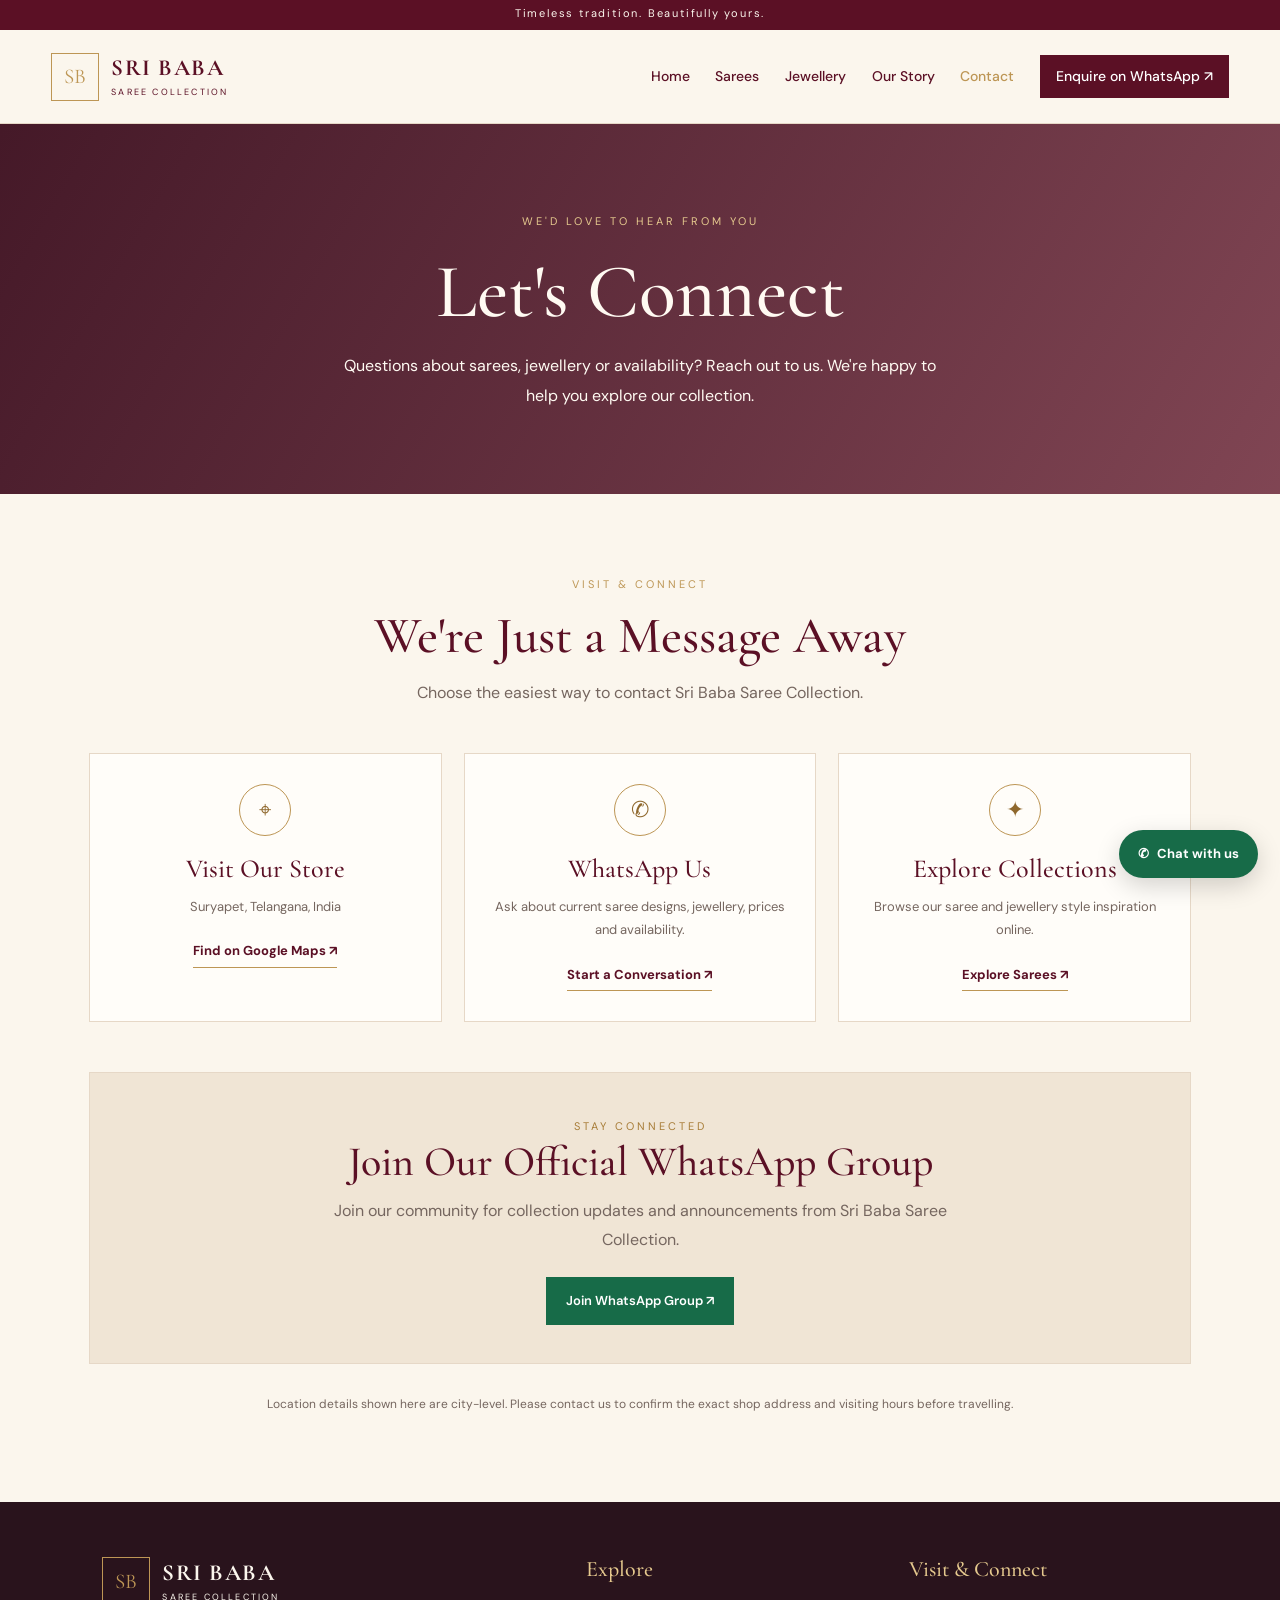
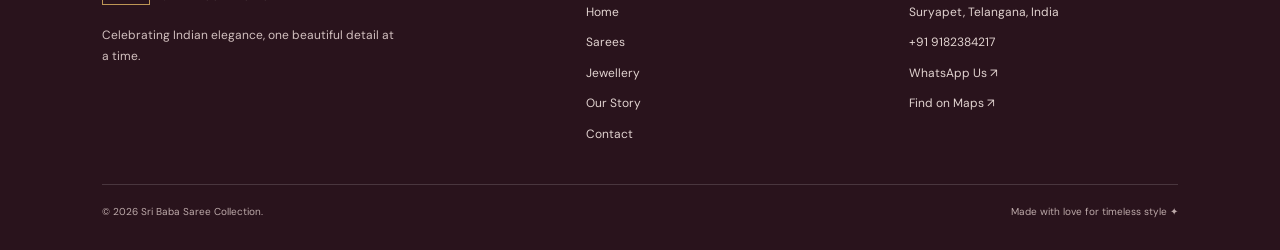
<file: contact.html>
<!DOCTYPE html>
<html lang="en">
<head>
  <meta charset="UTF-8">
  <meta name="viewport" content="width=device-width, initial-scale=1.0">
  <meta name="theme-color" content="#5b1025">
  <meta name="description" content="Contact Sri Baba Saree Collection in Suryapet, Telangana, for saree and jewellery enquiries.">
  <title>Contact Us | Sri Baba Saree Collection</title>

  <link rel="preconnect" href="https://fonts.googleapis.com">
  <link rel="preconnect" href="https://fonts.gstatic.com" crossorigin>
  <link href="https://fonts.googleapis.com/css2?family=Cormorant+Garamond:wght@400;500;600;700&family=DM+Sans:wght@400;500;600;700&display=swap" rel="stylesheet">
  <link rel="stylesheet" href="style.css">
  <script src="script.js" defer></script>

  <style>
    .contact-hero {
      min-height: 370px;
      display: grid;
      place-items: center;
      padding: 65px 22px;
      text-align: center;
      color: #fffaf2;
      background:
        linear-gradient(120deg, rgba(55,8,25,.93), rgba(91,16,37,.77)),
        url("https://images.unsplash.com/photo-1610030469983-98e550d6193c?auto=format&fit=crop&w=1600&q=85") center/cover;
    }

    .contact-kicker {
      color: #e5c98e;
      font-size: 11px;
      letter-spacing: 3px;
      text-transform: uppercase;
    }

    .contact-hero h1 {
      margin: 16px 0;
      font-size: clamp(46px, 6vw, 76px);
      font-weight: 500;
    }

    .contact-hero p {
      max-width: 620px;
      margin: auto;
      line-height: 1.9;
    }

    .contact-main {
      max-width: 1150px;
      margin: auto;
      padding: 75px 24px;
    }

    .contact-heading {
      max-width: 720px;
      margin: 0 auto 45px;
      text-align: center;
    }

    .contact-heading h2 {
      margin: 12px 0;
      color: #5b1025;
      font-size: clamp(36px, 4vw, 52px);
      font-weight: 500;
    }

    .contact-heading p {
      color: #75665f;
      line-height: 1.9;
    }

    .contact-grid {
      display: grid;
      grid-template-columns: repeat(3, minmax(0, 1fr));
      gap: 22px;
    }

    .contact-card {
      padding: 30px 23px;
      text-align: center;
      background: #fffdf9;
      border: 1px solid #e6d8c7;
      transition: transform .25s, box-shadow .25s;
    }

    .contact-card:hover {
      transform: translateY(-4px);
      box-shadow: 0 12px 30px rgba(66,24,39,.08);
    }

    .contact-icon {
      width: 52px;
      height: 52px;
      display: grid;
      place-items: center;
      margin: 0 auto 18px;
      border: 1px solid #bd9655;
      border-radius: 50%;
      color: #8f682d;
      font-size: 22px;
    }

    .contact-card h3 {
      margin: 0 0 12px;
      color: #5b1025;
      font-size: 26px;
      font-weight: 500;
    }

    .contact-card p {
      margin: 0 0 18px;
      color: #75665f;
      font-size: 13px;
      line-height: 1.8;
      overflow-wrap: anywhere;
    }

    .contact-link {
      display: inline-block;
      color: #5b1025;
      font-size: 13px;
      font-weight: 700;
      text-decoration: none;
      border-bottom: 1px solid #bd9655;
      padding-bottom: 4px;
    }

    .contact-link:hover {
      color: #a77c37;
    }

    .contact-community {
      margin-top: 50px;
      padding: 38px 25px;
      text-align: center;
      background: #f0e5d5;
      border: 1px solid #e6d8c7;
    }

    .contact-community h2 {
      margin: 0 0 12px;
      color: #5b1025;
      font-size: clamp(30px, 4vw, 42px);
      font-weight: 500;
    }

    .contact-community p {
      max-width: 650px;
      margin: 0 auto 22px;
      color: #75665f;
      line-height: 1.8;
    }

    .contact-button {
      display: inline-block;
      padding: 13px 20px;
      background: #5b1025;
      color: #fff;
      text-decoration: none;
      font-size: 13px;
      font-weight: 600;
      transition: background .2s;
    }

    .contact-button:hover {
      background: #7b2940;
    }

    .contact-button.whatsapp {
      background: #176b48;
    }

    .contact-button.whatsapp:hover {
      background: #105438;
    }

    .contact-note {
      margin-top: 30px;
      text-align: center;
      color: #75665f;
      font-size: 12px;
      line-height: 1.8;
    }

    @media (max-width: 760px) {
      .contact-main {
        padding: 55px 7%;
      }

      .contact-grid {
        grid-template-columns: 1fr;
      }

      .contact-card {
        padding: 28px 22px;
      }
    }
  </style>
</head>

<body>

  <div class="announcement-bar">
    Timeless tradition. Beautifully yours.
  </div>

  <header class="site-header">
    <a href="index.html" class="brand" aria-label="Sri Baba Saree Collection home">
      <span class="brand-mark">SB</span>
      <span class="brand-copy">
        <strong>SRI BABA</strong>
        <small>SAREE COLLECTION</small>
      </span>
    </a>

    <button class="menu-toggle" id="menuToggle" type="button"
      aria-label="Open navigation menu" aria-expanded="false" aria-controls="mainNav">
      <span></span><span></span><span></span>
    </button>

    <nav class="main-nav" id="mainNav" aria-label="Main navigation">
      <a class="nav-link" href="index.html">Home</a>
      <a class="nav-link" href="sarees.html">Sarees</a>
      <a class="nav-link" href="jewellery.html">Jewellery</a>
      <a class="nav-link" href="about.html">Our Story</a>
      <a class="nav-link active" href="contact.html" aria-current="page">Contact</a>
      <a class="button button-small button-burgundy"
        href="https://wa.me/919182384217?text=Hello%20Sri%20Baba%20Saree%20Collection"
        target="_blank" rel="noopener noreferrer">Enquire on WhatsApp ↗</a>
    </nav>
  </header>

  <main>
    <section class="contact-hero">
      <div>
        <span class="contact-kicker">We'd Love to Hear From You</span>
        <h1>Let's Connect</h1>
        <p>Questions about sarees, jewellery or availability? Reach out to us. We're happy to help you explore our collection.</p>
      </div>
    </section>

    <section class="contact-main">
      <div class="contact-heading reveal">
        <span class="contact-kicker" style="color:#bd9655;">Visit & Connect</span>
        <h2>We're Just a Message Away</h2>
        <p>Choose the easiest way to contact Sri Baba Saree Collection.</p>
      </div>

      <div class="contact-grid">

        <article class="contact-card reveal">
          <div class="contact-icon" aria-hidden="true">⌖</div>
          <h3>Visit Our Store</h3>
          <p>Suryapet, Telangana, India</p>
          <a class="contact-link" href="https://www.google.com/maps/search/?api=1&query=Sri+Baba+Saree+Collection+Suryapet+Telangana"
            target="_blank" rel="noopener noreferrer">Find on Google Maps ↗</a>
        </article>

        <article class="contact-card reveal">
          <div class="contact-icon" aria-hidden="true">✆</div>
          <h3>WhatsApp Us</h3>
          <p>Ask about current saree designs, jewellery, prices and availability.</p>
          <a class="contact-link" href="https://wa.me/919182384217?text=Hello%20Sri%20Baba%20Saree%20Collection"
            target="_blank" rel="noopener noreferrer">Start a Conversation ↗</a>
        </article>

        <article class="contact-card reveal">
          <div class="contact-icon" aria-hidden="true">✦</div>
          <h3>Explore Collections</h3>
          <p>Browse our saree and jewellery style inspiration online.</p>
          <a class="contact-link" href="sarees.html">Explore Sarees ↗</a>
        </article>

      </div>

      <div class="contact-community reveal">
        <span class="contact-kicker" style="color:#a77c37;">Stay Connected</span>
        <h2>Join Our Official WhatsApp Group</h2>
        <p>Join our community for collection updates and announcements from Sri Baba Saree Collection.</p>
        <a class="contact-button whatsapp"
          href="https://chat.whatsapp.com/JOVWu6dOJ22JWDRWwFkfif?s=cl&amp;p=a&amp;mlu=4&amp;ilr=4"
          target="_blank" rel="noopener noreferrer">Join WhatsApp Group ↗</a>
      </div>

      <p class="contact-note">
        Location details shown here are city-level. Please contact us to confirm
        the exact shop address and visiting hours before travelling.
      </p>
    </section>
  </main>

  <footer class="site-footer">
    <div class="footer-main">
      <div class="footer-brand">
        <a href="index.html" class="brand brand-footer">
          <span class="brand-mark">SB</span>
          <span class="brand-copy">
            <strong>SRI BABA</strong>
            <small>SAREE COLLECTION</small>
          </span>
        </a>
        <p>Celebrating Indian elegance, one beautiful detail at a time.</p>
      </div>

      <div class="footer-column">
        <h3>Explore</h3>
        <a href="index.html">Home</a>
        <a href="sarees.html">Sarees</a>
        <a href="jewellery.html">Jewellery</a>
        <a href="about.html">Our Story</a>
        <a href="contact.html">Contact</a>
      </div>

      <div class="footer-column">
        <h3>Visit & Connect</h3>
        <p>Suryapet, Telangana, India</p>
        <a href="tel:+919182384217">+91 9182384217</a>
        <a href="https://wa.me/919182384217" target="_blank" rel="noopener noreferrer">WhatsApp Us ↗</a>
        <a href="https://www.google.com/maps/search/?api=1&query=Sri+Baba+Saree+Collection+Suryapet+Telangana"
          target="_blank" rel="noopener noreferrer">Find on Maps ↗</a>
      </div>
    </div>

    <div class="footer-bottom">
      <p>© <span id="currentYear">2026</span> Sri Baba Saree Collection.</p>
      <p>Made with love for timeless style ✦</p>
    </div>
  </footer>

  <a class="whatsapp-float" href="https://wa.me/919182384217"
    target="_blank" rel="noopener noreferrer" aria-label="Chat with us on WhatsApp">
    <span aria-hidden="true">✆</span><span>Chat with us</span>
  </a>

</body>
</html>
</file>
<file: style.css>
/* ==========================================
   SRI BABA SAREE COLLECTION
   Premium Ivory • Burgundy • Gold
========================================== */

:root {
  --ivory: #fbf6ed;
  --ivory-deep: #f0e5d5;
  --burgundy: #5b1025;
  --burgundy-light: #7b2940;
  --gold: #bd9655;
  --gold-light: #e5c98e;
  --ink: #34232a;
  --muted: #75665f;
  --line: #e6d8c7;
  --white: #fffdf9;
}

* {
  box-sizing: border-box;
}

html {
  scroll-behavior: smooth;
  scroll-padding-top: 100px;
}

body {
  margin: 0;
  background: var(--ivory);
  color: var(--ink);
  font-family: "DM Sans", Arial, sans-serif;
  line-height: 1.7;
}

img {
  display: block;
  max-width: 100%;
}

a {
  color: inherit;
}

button,
input,
select {
  font: inherit;
}

button,
a {
  -webkit-tap-highlight-color: transparent;
}

h1,
h2,
h3 {
  font-family: "Cormorant Garamond", Georgia, serif;
  line-height: 1.12;
}

p {
  margin-top: 0;
}

em {
  color: var(--gold);
  font-weight: 400;
}

.container {
  width: min(1200px, 92%);
  margin-inline: auto;
}

/* ANNOUNCEMENT BAR */

.announcement-bar {
  min-height: 30px;
  padding: 4px 15px;
  background: var(--burgundy);
  color: var(--ivory);
  text-align: center;
  font-size: 11px;
  letter-spacing: 1.8px;
}

/* SHARED HEADER */

.site-header {
  position: sticky;
  top: 0;
  z-index: 1000;
  width: 100%;
  min-height: 94px;
  padding: 16px 4%;
  display: flex;
  align-items: center;
  justify-content: space-between;
  gap: 28px;
  background: var(--ivory);
  border-bottom: 1px solid var(--line);
}

.brand {
  display: inline-flex;
  align-items: center;
  gap: 12px;
  flex-shrink: 0;
  color: var(--burgundy);
  text-decoration: none;
}

.brand-mark {
  width: 48px;
  height: 48px;
  display: grid;
  place-items: center;
  border: 1px solid var(--gold);
  color: var(--gold);
  font-family: "Cormorant Garamond", Georgia, serif;
  font-size: 21px;
}

.brand-copy {
  display: flex;
  flex-direction: column;
  line-height: 1.2;
}

.brand-copy strong {
  font-family: "Cormorant Garamond", Georgia, serif;
  font-size: 23px;
  letter-spacing: 1.5px;
}

.brand-copy small {
  margin-top: 4px;
  font-size: 9px;
  letter-spacing: 2.2px;
}

/* Compatible with other HTML pages */

.site-header .logo {
  flex-shrink: 0;
  color: var(--burgundy);
  text-decoration: none;
  font-family: "Cormorant Garamond", Georgia, serif;
  font-size: 24px;
  font-weight: 700;
}

.site-header .logo span {
  color: var(--gold);
}

.main-nav {
  display: flex;
  align-items: center;
  justify-content: flex-end;
  gap: clamp(14px, 2vw, 30px);
}

.main-nav a {
  color: var(--burgundy);
  text-decoration: none;
  font-size: 14px;
  font-weight: 500;
  white-space: nowrap;
  transition: color .2s ease;
}

.main-nav a:hover,
.main-nav a.active,
.main-nav a[aria-current="page"] {
  color: var(--gold);
}

.menu-toggle {
  display: none;
  padding: 9px 12px;
  border: 1px solid var(--line);
  background: transparent;
  color: var(--burgundy);
  cursor: pointer;
}

/* BUTTONS */

.button {
  min-height: 46px;
  padding: 12px 22px;
  display: inline-flex;
  align-items: center;
  justify-content: center;
  gap: 8px;
  border: 1px solid transparent;
  text-decoration: none;
  text-align: center;
  font-size: 13px;
  font-weight: 600;
  transition: transform .25s, background .25s, color .25s;
}

.button:hover {
  transform: translateY(-2px);
}

.button-small {
  min-height: 40px;
  padding: 9px 15px;
  font-size: 12px;
}

.button-burgundy {
  background: var(--burgundy);
  color: white !important;
}

.button-burgundy:hover {
  background: var(--burgundy-light);
}

.button-gold {
  background: var(--gold);
  color: #29151b;
}

.button-gold:hover {
  background: var(--gold-light);
}

.button-outline {
  border-color: rgba(255, 253, 249, .75);
  color: white;
  background: transparent;
}

.button-outline:hover {
  background: white;
  color: var(--burgundy);
}

/* HOME HERO */

.hero {
  position: relative;
  min-height: 660px;
  padding: 75px 8% 95px;
  display: grid;
  grid-template-columns: 1.05fr .95fr;
  align-items: center;
  gap: 50px;
  overflow: hidden;
  background:
    radial-gradient(ellipse at 80% 20%, #ead8bd 0%, transparent 38%),
    var(--ivory);
}

.hero-content {
  position: relative;
  z-index: 2;
  max-width: 620px;
}

.eyebrow,
.section-kicker {
  color: var(--gold);
  font-size: 10px;
  font-weight: 600;
  letter-spacing: 3px;
  line-height: 1.8;
}

.hero h1 {
  margin: 24px 0;
  color: var(--burgundy);
  font-size: clamp(54px, 6vw, 88px);
  font-weight: 500;
  letter-spacing: -1.5px;
  line-height: .98;
}

.hero h1 em {
  color: var(--gold);
}

.hero-description {
  max-width: 460px;
  margin-bottom: 27px;
  color: var(--muted);
  font-size: 15px;
  line-height: 1.9;
}

.hero-actions {
  display: flex;
  flex-wrap: wrap;
  gap: 12px;
}

.hero-actions .button-outline {
  color: var(--burgundy);
  border-color: var(--line);
}

.hero-actions .button-outline:hover {
  color: white;
  background: var(--burgundy);
}

.hero-note {
  margin-top: 30px;
  color: var(--muted);
  font-size: 11px;
  letter-spacing: .7px;
}

.hero-visual {
  position: relative;
  width: 100%;
  max-width: 510px;
  justify-self: end;
  padding: 0 20px 25px 0;
}

.hero-image-frame {
  position: relative;
  height: 485px;
  overflow: hidden;
  background: var(--ivory-deep);
}

.hero-image-frame::before {
  position: absolute;
  z-index: 1;
  inset: 0;
  border: 1px solid rgba(189, 150, 85, .45);
  content: "";
  pointer-events: none;
}

.hero-image-frame img {
  width: 100%;
  height: 100%;
  object-fit: cover;
  object-position: center;
}

.floating-seal {
  position: absolute;
  right: -2px;
  bottom: 0;
  width: 112px;
  height: 112px;
  display: flex;
  flex-direction: column;
  align-items: center;
  justify-content: center;
  gap: 4px;
  border: 1px solid var(--gold-light);
  border-radius: 50%;
  background: var(--burgundy);
  color: var(--ivory);
  font-size: 9px;
  letter-spacing: 2px;
}

.floating-seal span:nth-child(2) {
  color: var(--gold-light);
  font-size: 17px;
}

.hero-bottom {
  position: absolute;
  right: 8%;
  bottom: 24px;
  left: 8%;
  display: flex;
  justify-content: space-between;
  gap: 15px;
  padding-top: 17px;
  border-top: 1px solid var(--line);
  color: var(--muted);
  font-size: 9px;
  letter-spacing: 2px;
}

/* SECTION LAYOUT */

.section-padding {
  padding: 95px 8%;
}

.intro-section {
  text-align: center;
}

.section-kicker {
  margin-bottom: 17px;
}

.section-heading {
  margin: 0;
  color: var(--burgundy);
  font-size: clamp(37px, 4vw, 55px);
  font-weight: 500;
}

.intro-description {
  max-width: 640px;
  margin: 25px auto 0;
  color: var(--muted);
  font-size: 14px;
  line-height: 1.9;
}

/* COLLECTIONS */

.collections-section {
  padding-top: 35px;
  background: var(--ivory);
}

.section-header {
  display: flex;
  justify-content: space-between;
  align-items: end;
  gap: 35px;
  margin-bottom: 35px;
}

.section-header .section-heading {
  font-size: clamp(36px, 4vw, 50px);
}

.section-side-copy {
  max-width: 310px;
  margin: 0 0 6px;
  color: var(--muted);
  font-size: 13px;
}

.collection-grid {
  display: grid;
  grid-template-columns: repeat(2, minmax(0, 1fr));
  gap: 28px;
}

.collection-card {
  display: block;
  min-width: 0;
  color: inherit;
  text-decoration: none;
}

.collection-image {
  position: relative;
  height: 410px;
  overflow: hidden;
  background: var(--ivory-deep);
}

.collection-image img {
  width: 100%;
  height: 100%;
  object-fit: cover;
  transition: transform .5s ease;
}

.collection-card:hover .collection-image img {
  transform: scale(1.04);
}

.collection-number,
.collection-arrow {
  position: absolute;
  z-index: 1;
  display: grid;
  place-items: center;
  color: white;
  background: rgba(53, 20, 31, .65);
}

.collection-number {
  top: 18px;
  left: 18px;
  width: 36px;
  height: 36px;
  font-size: 11px;
}

.collection-arrow {
  right: 18px;
  bottom: 18px;
  width: 42px;
  height: 42px;
  border: 1px solid rgba(255,255,255,.7);
  border-radius: 50%;
  font-size: 19px;
}

.collection-info {
  display: flex;
  justify-content: space-between;
  align-items: end;
  gap: 15px;
  padding: 23px 2px;
}

.collection-label {
  margin-bottom: 7px;
  color: var(--gold);
  font-size: 9px;
  letter-spacing: 2px;
}

.collection-info h3 {
  margin: 0;
  color: var(--burgundy);
  font-size: 35px;
  font-weight: 500;
}

.text-link {
  color: var(--burgundy);
  font-size: 12px;
  font-weight: 600;
  text-decoration: none;
}

.text-link:hover {
  color: var(--gold);
}

/* BRAND PROMISE */

.brand-promise {
  position: relative;
  min-height: 440px;
  display: flex;
  align-items: center;
  padding: 70px 9%;
  overflow: hidden;
  background:
    linear-gradient(90deg, rgba(50, 8, 24, .96), rgba(91, 16, 37, .77)),
    url("https://images.unsplash.com/photo-1610030469983-98e550d6193c?auto=format&fit=crop&w=1600&q=85")
    center 45% / cover;
  color: var(--ivory);
}

.promise-content {
  max-width: 600px;
}

.promise-content h2 {
  margin: 20px 0;
  font-size: clamp(42px, 5vw, 64px);
  font-weight: 500;
}

.promise-content h2 em {
  color: var(--gold-light);
}

.promise-content > p:not(.eyebrow) {
  max-width: 510px;
  margin-bottom: 25px;
  color: #f2e8df;
  font-size: 14px;
  line-height: 1.9;
}

/* STORY */

.story-section {
  display: grid;
  grid-template-columns: 1fr 1fr;
  align-items: center;
  gap: 75px;
}

.story-image {
  position: relative;
  height: 480px;
  background: var(--ivory-deep);
}

.story-image img {
  width: 100%;
  height: 100%;
  object-fit: cover;
}

.story-image-label {
  position: absolute;
  right: 0;
  bottom: 0;
  padding: 13px 17px;
  background: var(--burgundy);
  color: white;
  font-size: 9px;
  letter-spacing: 2px;
}

.story-content .section-heading {
  margin-bottom: 25px;
}

.story-content > p:not(.section-kicker) {
  color: var(--muted);
  font-size: 14px;
  line-height: 1.9;
}

.story-content .text-link {
  display: inline-block;
  margin-top: 10px;
  border-bottom: 1px solid var(--gold);
  padding-bottom: 5px;
}

/* WHATSAPP BANNER */

.whatsapp-banner {
  margin: 0 8% 85px;
  padding: 48px 55px;
  display: flex;
  align-items: center;
  justify-content: space-between;
  gap: 30px;
  background: var(--burgundy);
  color: var(--ivory);
}

.whatsapp-banner h2 {
  margin: 8px 0 12px;
  font-size: clamp(34px, 4vw, 46px);
  font-weight: 500;
}

.whatsapp-banner h2 em {
  color: var(--gold-light);
}

.whatsapp-banner-content > p:not(.eyebrow) {
  max-width: 480px;
  margin-bottom: 0;
  color: #e8d9d7;
  font-size: 13px;
}

/* FOOTER */

.site-footer {
  padding: 55px 8% 20px;
  background: #29131c;
  color: var(--ivory);
}

.footer-main {
  display: grid;
  grid-template-columns: 1.6fr 1fr 1fr;
  gap: 55px;
  padding-bottom: 40px;
}

.brand-footer {
  color: var(--ivory);
}

.brand-footer .brand-copy strong {
  color: var(--ivory);
}

.footer-brand > p {
  max-width: 300px;
  margin-top: 20px;
  color: #d2c0bf;
  font-size: 12px;
}

.footer-column {
  display: flex;
  flex-direction: column;
  align-items: flex-start;
  gap: 10px;
}

.footer-column h3 {
  margin: 0 0 10px;
  color: var(--gold-light);
  font-size: 22px;
  font-weight: 500;
}

.footer-column p,
.footer-column a {
  margin: 0;
  color: #e1d3d0;
  font-size: 12px;
  text-decoration: none;
}

.footer-column a:hover {
  color: var(--gold-light);
}

.footer-bottom {
  display: flex;
  justify-content: space-between;
  gap: 20px;
  padding-top: 18px;
  border-top: 1px solid rgba(255,255,255,.15);
  color: #bdaaaa;
  font-size: 10px;
}

/* FLOATING WHATSAPP */

.whatsapp-float {
  position: fixed;
  right: 22px;
  bottom: 22px;
  z-index: 900;
  display: inline-flex;
  align-items: center;
  gap: 8px;
  padding: 13px 19px;
  border-radius: 40px;
  background: #176b48;
  color: white;
  font-size: 13px;
  font-weight: 700;
  text-decoration: none;
  box-shadow: 0 8px 25px rgba(0,0,0,.17);
}

.whatsapp-float:hover {
  background: #105438;
}

/* OFFICIAL WHATSAPP GROUP */

.official-community {
  padding: 32px 20px;
  text-align: center;
  background: var(--ivory-deep);
  border-top: 1px solid var(--line);
}

.official-community h3 {
  color: var(--burgundy);
  font-size: 25px;
}

.official-community p {
  color: var(--muted);
}

.official-community a {
  display: inline-block;
  padding: 12px 20px;
  border-radius: 5px;
  background: #176b48;
  color: white;
  text-decoration: none;
  font-size: 13px;
  font-weight: 600;
}

/* REVEAL ANIMATION */

.reveal {
  opacity: 1;
  transform: none;
}

.js-reveal .reveal {
  opacity: 0;
  transform: translateY(18px);
  transition: opacity .65s ease, transform .65s ease;
}

.js-reveal .reveal.is-visible {
  opacity: 1;
  transform: translateY(0);
}

/* MOBILE */

@media (max-width: 1000px) {
  .site-header {
    padding-inline: 4%;
  }

  .main-nav {
    gap: 15px;
  }

  .main-nav a {
    font-size: 12px;
  }

  .hero {
    padding-inline: 6%;
    gap: 30px;
  }

  .hero-image-frame {
    height: 420px;
  }

  .story-section {
    gap: 40px;
  }

  .collection-image {
    height: 340px;
  }
}

@media (max-width: 760px) {
  .site-header {
    min-height: 78px;
    padding: 14px 5%;
    flex-wrap: wrap;
  }

  .brand-mark {
    width: 42px;
    height: 42px;
  }

  .brand-copy strong {
    font-size: 20px;
  }

  .menu-toggle {
    display: flex;
    flex-direction: column;
    gap: 5px;
    margin-left: auto;
  }

  .menu-toggle span {
    display: block;
    width: 21px;
    height: 2px;
    background: var(--burgundy);
  }

  .main-nav {
    display: none;
    width: 100%;
    flex-direction: column;
    align-items: stretch;
    gap: 4px;
    padding: 12px 0 4px;
  }

  .main-nav.active {
    display: flex;
  }

  .main-nav a {
    padding: 10px 0;
    font-size: 14px;
  }

  .main-nav .button {
    align-self: flex-start;
    margin-top: 6px;
  }

  .hero {
    min-height: auto;
    grid-template-columns: 1fr;
    padding: 65px 7% 95px;
    gap: 35px;
  }

  .hero h1 {
    font-size: clamp(52px, 12vw, 76px);
  }

  .hero-visual {
    width: min(100%, 480px);
    justify-self: center;
  }

  .hero-image-frame {
    height: 440px;
  }

  .hero-bottom {
    right: 7%;
    left: 7%;
    font-size: 8px;
    letter-spacing: 1px;
  }

  .section-padding {
    padding: 65px 7%;
  }

  .section-header {
    align-items: flex-start;
    flex-direction: column;
    gap: 10px;
  }

  .collection-grid {
    gap: 20px;
  }

  .collection-image {
    height: 300px;
  }

  .collection-info {
    flex-direction: column;
    align-items: flex-start;
  }

  .collection-info h3 {
    font-size: 30px;
  }

  .story-section {
    grid-template-columns: 1fr;
    gap: 35px;
  }

  .story-image {
    height: 380px;
  }

  .whatsapp-banner {
    margin: 0 5% 60px;
    padding: 35px 25px;
    align-items: flex-start;
    flex-direction: column;
  }

  .footer-main {
    grid-template-columns: 1fr 1fr;
    gap: 35px 20px;
  }

  .footer-brand {
    grid-column: 1 / -1;
  }

  .footer-bottom {
    flex-direction: column;
    gap: 4px;
  }
}

@media (max-width: 480px) {
  .announcement-bar {
    font-size: 9px;
    letter-spacing: 1px;
  }

  .hero {
    padding-top: 48px;
  }

  .hero h1 {
    font-size: 51px;
  }

  .hero-description {
    font-size: 13px;
  }

  .hero-actions {
    flex-direction: column;
    align-items: stretch;
  }

  .hero-actions .button {
    width: 100%;
  }

  .hero-image-frame {
    height: 360px;
  }

  .floating-seal {
    width: 90px;
    height: 90px;
    font-size: 8px;
  }

  .hero-bottom {
    gap: 8px;
    font-size: 7px;
  }

  .collection-grid {
    grid-template-columns: 1fr;
  }

  .collection-image {
    height: 360px;
  }

  .collection-info {
    flex-direction: row;
    align-items: end;
  }

  .brand-promise {
    min-height: 390px;
    padding: 55px 7%;
  }

  .story-image {
    height: 310px;
  }

  .footer-main {
    grid-template-columns: 1fr;
  }

  .footer-brand {
    grid-column: auto;
  }

  .whatsapp-float {
    right: 12px;
    bottom: 12px;
    padding: 11px 15px;
  }
} 

/* ==========================================
   SRI BABA — PREMIUM ANIMATION UPGRADE
   ========================================== */

/* Smooth scrolling */
html {
  scroll-behavior: smooth;
}

/* Hero content entrance */
@keyframes heroTextReveal {
  from {
    opacity: 0;
    transform: translateY(28px);
  }
  to {
    opacity: 1;
    transform: translateY(0);
  }
}

@keyframes heroImageReveal {
  from {
    opacity: 0;
    transform: translateX(35px) scale(.97);
  }
  to {
    opacity: 1;
    transform: translateX(0) scale(1);
  }
}

@keyframes goldGlow {
  0%, 100% {
    box-shadow: 0 0 0 rgba(189, 150, 85, 0);
  }
  50% {
    box-shadow: 0 0 22px rgba(189, 150, 85, .20);
  }
}

/* Home hero text */
.hero-content,
.hero-copy,
.hero-text {
  animation: heroTextReveal .9s ease both;
}

/* Hero image */
.hero-image,
.hero-visual,
.hero-media {
  animation: heroImageReveal 1.1s .15s ease both;
}

/* Elegant image hover */
.hero-image img,
.hero-visual img,
.hero-media img,
.collection-card img,
.saree-card img,
.jewellery-card img {
  transition: transform .65s cubic-bezier(.2, .7, .2, 1);
}

.collection-card:hover img,
.saree-card:hover img,
.jewellery-card:hover img {
  transform: scale(1.045);
}

/* Buttons */
.button,
.button-burgundy,
.saree-button,
.jewellery-button {
  transition:
    transform .25s ease,
    box-shadow .25s ease,
    background-color .25s ease;
}

.button:hover,
.button-burgundy:hover,
.saree-button:hover,
.jewellery-button:hover {
  transform: translateY(-3px);
  box-shadow: 0 9px 22px rgba(91, 16, 37, .16);
}

/* Gold brand detail */
.brand-mark {
  transition: background-color .3s ease, color .3s ease;
}

.brand:hover .brand-mark {
  background: #bd9655;
  color: #fffaf2;
}

/* Scroll reveal — activated by JavaScript */
.js-reveal .reveal {
  opacity: 0;
  transform: translateY(24px);
  transition:
    opacity .7s ease,
    transform .7s cubic-bezier(.2, .7, .2, 1);
}

.js-reveal .reveal.is-visible {
  opacity: 1;
  transform: translateY(0);
}

/* Subtle card lift */
.collection-card,
.saree-card,
.jewellery-card,
.value-card,
.contact-card {
  transition:
    transform .3s ease,
    box-shadow .3s ease;
}

.collection-card:hover,
.value-card:hover,
.contact-card:hover {
  transform: translateY(-5px);
  box-shadow: 0 14px 32px rgba(66, 24, 39, .10);
}

/* Gentle floating WhatsApp button */
.whatsapp-float {
  transition: transform .25s ease, box-shadow .25s ease;
}

.whatsapp-float:hover {
  transform: translateY(-4px);
  box-shadow: 0 10px 28px rgba(23, 107, 72, .25);
}

/* Accessibility: respect reduced-motion preferences */
@media (prefers-reduced-motion: reduce) {
  html {
    scroll-behavior: auto;
  }

  *,
  *::before,
  *::after {
    animation-duration: .01ms !important;
    animation-iteration-count: 1 !important;
    transition-duration: .01ms !important;
    scroll-behavior: auto !important;
  }
} 

/* Home hero entrance */
@keyframes homeHeroEntrance {
  from {
    opacity: 0;
    transform: translateY(22px);
  }
  to {
    opacity: 1;
    transform: translateY(0);
  }
}

.home-hero-animated > * {
  animation: homeHeroEntrance .85s ease both;
}

.home-hero-animated > *:nth-child(2) {
  animation-delay: .12s;
}

.home-hero-animated > *:nth-child(3) {
  animation-delay: .22s;
}

/* Gentle movement for the hero image */
@keyframes imageSettle {
  from {
    opacity: .75;
    transform: scale(1.035);
  }
  to {
    opacity: 1;
    transform: scale(1);
  }
}

.hero-image img,
.hero-visual img,
.hero-media img {
  animation: imageSettle 1.2s ease-out both;
}

/* Luxury falling gold particles */
.luxury-rain {
  position: fixed;
  inset: 0;
  z-index: 5;
  overflow: hidden;
  pointer-events: none;
  contain: layout paint;
}

.luxury-particle {
  position: absolute;
  top: -30px;
  color: #bd9655;
  opacity: 0;
  text-shadow: 0 0 9px rgba(189, 150, 85, .45);
  animation: luxuryParticleFall linear infinite;
  will-change: transform, opacity;
}

@keyframes luxuryParticleFall {
  0% {
    transform: translate3d(0, -30px, 0) rotate(0deg);
    opacity: 0;
  }

  12% {
    opacity: .65;
  }

  75% {
    opacity: .45;
  }

  100% {
    transform: translate3d(var(--drift), 110vh, 0) rotate(220deg);
    opacity: 0;
  }
}

@media (prefers-reduced-motion: reduce) {
  .luxury-rain {
    display: none;
  }
}
.sb-particle-layer {
  position: fixed !important;
  inset: 0 !important;
  z-index: 999 !important;
  overflow: hidden !important;
  pointer-events: none !important;
}

.sb-particle {
  display: block !important;
  color: #bd9655 !important;
  text-shadow: 0 0 12px #bd9655 !important;
} 

/* Force-enable the gold sparkle layer for testing */
.sparkle-layer {
  display: block !important;
  visibility: visible !important;
  opacity: 1 !important;
}

.sparkle {
  display: block !important;
  color: #bd9655 !important;
  opacity: 0.8;
  z-index: 9999;
}
</file>
